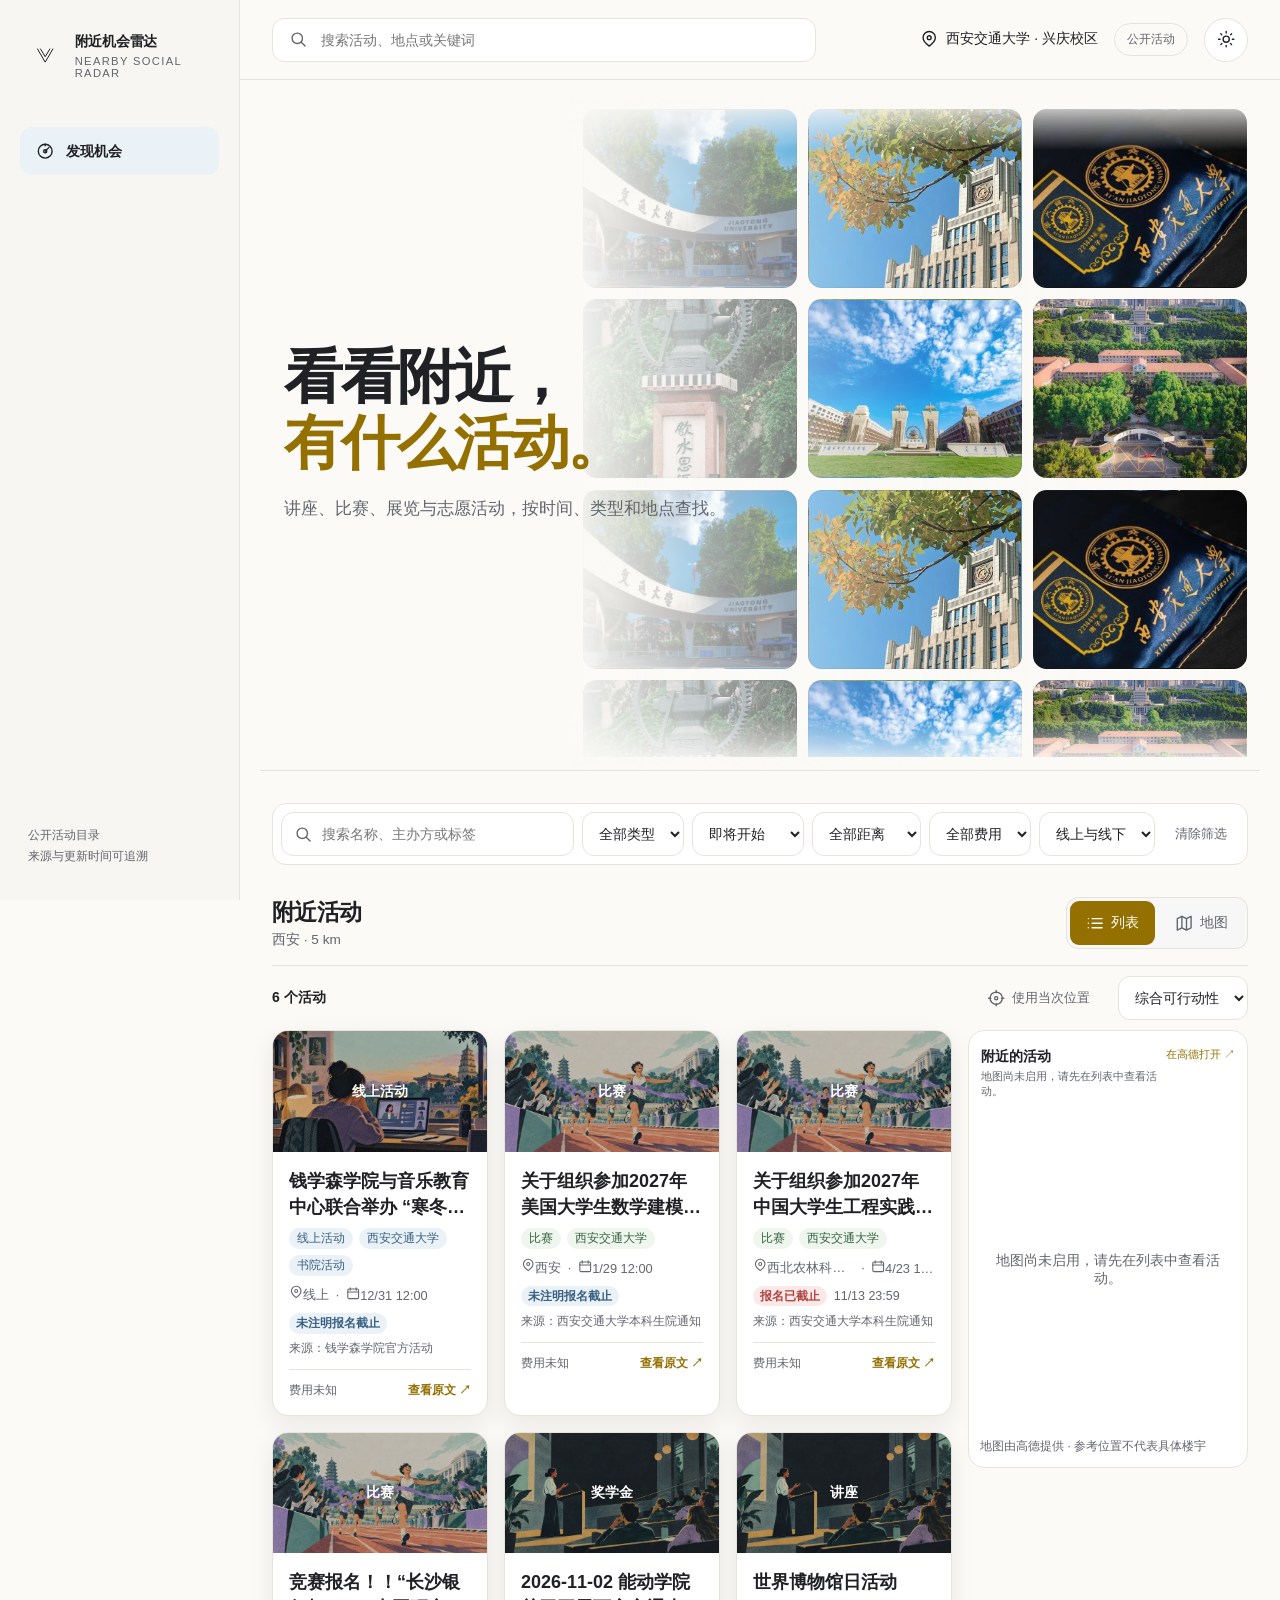
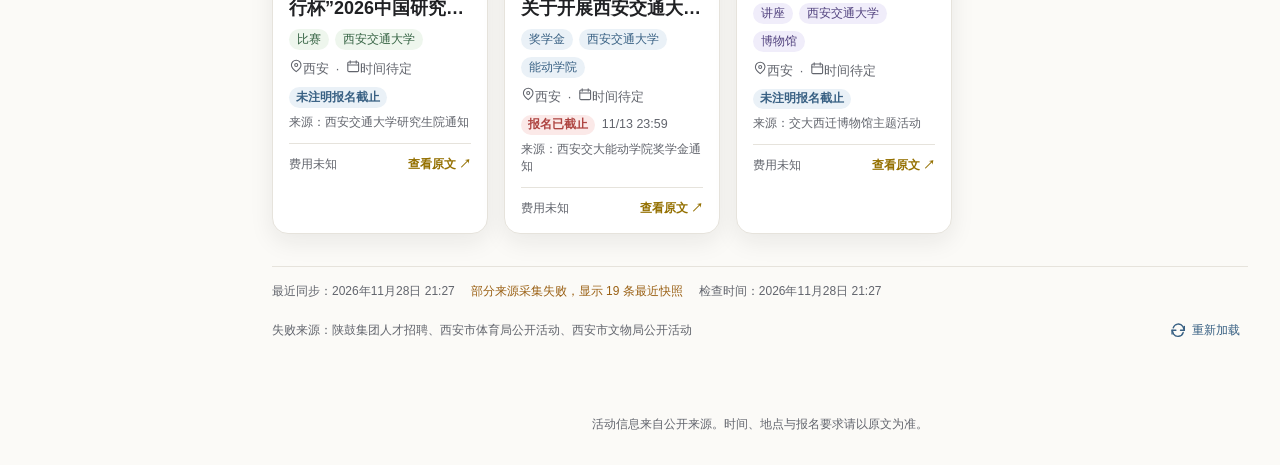
<file: index.html>
<!doctype html>
<html lang="zh-CN">
  <head>
    <meta charset="utf-8" />
    <meta name="viewport" content="width=device-width, initial-scale=1, viewport-fit=cover" />
    <meta name="theme-color" content="#fbfaf7" />
    <meta name="description" content="浏览西安交通大学和西安本地的讲座、比赛、展览与志愿活动。" />
    <script>try{if(localStorage.getItem("nearby-social-radar:theme")==="dark")document.documentElement.dataset.theme="dark"}catch{}</script>
    <link rel="manifest" href="manifest.webmanifest" />
    <link rel="stylesheet" href="styles.css?v=20261015-theme" />
    <title>附近机会雷达 · 公开活动</title>
  </head>
  <body>
    <a class="skip-link" href="#main-content">跳转到主要内容</a>
    <svg class="icon-defs" xmlns="http://www.w3.org/2000/svg" aria-hidden="true">
      <symbol id="icon-brand" viewBox="0 0 24 24"><path d="M2 4 12 21 22 4M6 4l6 10L18 4"/></symbol>
      <symbol id="icon-radar" viewBox="0 0 24 24"><circle cx="12" cy="12" r="9"/><circle cx="12" cy="12" r="2"/><path d="m12 12 5-5M12 3v2"/></symbol>
      <symbol id="icon-search" viewBox="0 0 24 24"><circle cx="10.8" cy="10.8" r="6.8"/><path d="m16 16 5 5"/></symbol>
      <symbol id="icon-list" viewBox="0 0 24 24"><path d="M8 6h13M8 12h13M8 18h13M3 6h.01M3 12h.01M3 18h.01"/></symbol>
      <symbol id="icon-map" viewBox="0 0 24 24"><path d="m3 6 6-3 6 3 6-3v15l-6 3-6-3-6 3V6ZM9 3v15M15 6v15"/></symbol>
      <symbol id="icon-pin" viewBox="0 0 24 24"><path d="M20 10c0 5-8 11-8 11S4 15 4 10a8 8 0 1 1 16 0Z"/><circle cx="12" cy="10" r="2.5"/></symbol>
      <symbol id="icon-calendar" viewBox="0 0 24 24"><rect x="3" y="5" width="18" height="16" rx="2"/><path d="M7 3v4M17 3v4M3 10h18"/></symbol>
      <symbol id="icon-filter" viewBox="0 0 24 24"><path d="M4 7h16M7 12h10M10 17h4"/></symbol>
      <symbol id="icon-refresh" viewBox="0 0 24 24"><path d="M20 7v5h-5M4 17v-5h5"/><path d="M5.5 9A7 7 0 0 1 18 7l2 5M4 12l2 5a7 7 0 0 0 12.5-2"/></symbol>
      <symbol id="icon-locate" viewBox="0 0 24 24"><circle cx="12" cy="12" r="8"/><circle cx="12" cy="12" r="2"/><path d="M12 2v3M12 19v3M2 12h3M19 12h3"/></symbol>
      <symbol id="icon-sun" viewBox="0 0 24 24"><circle cx="12" cy="12" r="4"/><path d="M12 2v2M12 20v2M4.93 4.93l1.42 1.42m11.3 11.3 1.42 1.42M2 12h2m16 0h2M4.93 19.07l1.42-1.42m11.3-11.3 1.42-1.42"/></symbol>
      <symbol id="icon-moon" viewBox="0 0 24 24"><path d="M20.9 13A9 9 0 0 1 11 3.1 9 9 0 1 0 20.9 13Z"/></symbol>
    </svg>
    <aside class="sidebar" aria-label="站点导航">
      <a class="brand" href="./"><span class="brand-mark"><svg aria-hidden="true"><use href="#icon-brand"/></svg></span><span>附近机会雷达<small>NEARBY SOCIAL RADAR</small></span></a>
      <nav><a class="nav-active" href="./" aria-current="page"><svg><use href="#icon-radar"/></svg>发现机会</a></nav>
      <p class="sidebar-foot">公开活动目录<br />来源与更新时间可追溯</p>
    </aside>
    <div class="app-shell">
      <header class="site-header">
        <a class="mobile-brand" href="./"><svg aria-hidden="true"><use href="#icon-brand"/></svg>附近机会雷达</a>
        <label class="header-search"><svg><use href="#icon-search"/></svg><span class="sr-only">搜索活动、地点或关键词</span><input id="global-search" type="search" placeholder="搜索活动、地点或关键词" autocomplete="off" /></label>
        <span class="header-location"><svg><use href="#icon-pin"/></svg>西安交通大学 · 兴庆校区</span>
        <span class="public-badge">公开活动</span>
        <button id="theme-toggle" class="theme-toggle" type="button" aria-label="切换到暗色主题" title="切换主题"><svg class="theme-sun"><use href="#icon-sun"/></svg><svg class="theme-moon"><use href="#icon-moon"/></svg></button>
      </header>
      <main id="main-content">
        <section class="hero" aria-label="发现附近的活动">
          <div class="hero-copy"><h1>看看附近，<span>有什么活动。</span></h1><p>讲座、比赛、展览与志愿活动，按时间、类型和地点查找。</p></div>
          <div class="story-marquee" aria-hidden="true">
            <div class="story-column"><div class="story-track"><div class="story-set"><span class="story-tile gate"></span><span class="story-tile sculpture"></span><span class="story-tile gate"></span><span class="story-tile sculpture"></span></div><div class="story-set"><span class="story-tile gate"></span><span class="story-tile sculpture"></span><span class="story-tile gate"></span><span class="story-tile sculpture"></span></div></div></div>
            <div class="story-column"><div class="story-track"><div class="story-set"><span class="story-tile autumn"></span><span class="story-tile innovation-harbor"></span><span class="story-tile autumn"></span><span class="story-tile innovation-harbor"></span></div><div class="story-set"><span class="story-tile autumn"></span><span class="story-tile innovation-harbor"></span><span class="story-tile autumn"></span><span class="story-tile innovation-harbor"></span></div></div></div>
            <div class="story-column"><div class="story-track"><div class="story-set"><span class="story-tile insignia"></span><span class="story-tile aerial"></span><span class="story-tile insignia"></span><span class="story-tile aerial"></span></div><div class="story-set"><span class="story-tile insignia"></span><span class="story-tile aerial"></span><span class="story-tile insignia"></span><span class="story-tile aerial"></span></div></div></div>
          </div>
        </section>
        <details id="filters" class="filters"><summary><span><svg><use href="#icon-filter"/></svg>筛选活动</span><small id="filter-count">全部活动</small></summary>
          <div class="filter-row">
            <label class="filter-search"><span class="sr-only">搜索机会</span><svg><use href="#icon-search"/></svg><input id="query" type="search" placeholder="搜索名称、主办方或标签" autocomplete="off" /></label>
            <label><span class="sr-only">类型</span><select id="type"><option value="all">全部类型</option></select></label>
            <label><span class="sr-only">时间</span><select id="timing"><option value="upcoming">即将开始</option><option value="week">未来 7 天</option><option value="month">未来 30 天</option><option value="all">全部时间</option></select></label>
            <label><span class="sr-only">距离</span><select id="nearby"><option value="all">全部距离</option><option value="1" disabled>校园 5 km</option></select></label>
            <label><span class="sr-only">费用</span><select id="fee"><option value="all">全部费用</option><option value="free">免费</option><option value="paid">付费</option><option value="unknown">费用未知</option></select></label>
            <label><span class="sr-only">参与方式</span><select id="mode"><option value="all">线上与线下</option><option value="online">仅线上</option><option value="offline">仅线下</option></select></label>
            <button id="clear-filters" type="button" class="clear-filters">清除筛选</button>
          </div>
        </details>
        <section class="section-heading"><div><h2>附近活动</h2><p id="section-place">西安 · 5 km</p></div><div class="view-tabs" role="group" aria-label="查看方式"><button id="list-tab" type="button" class="active" aria-pressed="true"><svg><use href="#icon-list"/></svg>列表</button><button id="map-tab" type="button" aria-pressed="false"><svg><use href="#icon-map"/></svg>地图</button></div></section>
        <div class="list-meta"><span id="count" role="status" aria-live="polite">读取活动中</span><button id="locate" type="button"><svg><use href="#icon-locate"/></svg>使用当次位置</button><label><span class="sr-only">排序方式</span><select id="sort"><option value="actionability">综合可行动性</option><option value="distance" disabled>距离最近</option></select></label></div>
        <p id="location-message" class="location-message" role="status" hidden></p>
        <div id="discovery-content" class="discovery-content">
          <section id="list" class="activity-grid" aria-label="机会列表"></section>
          <aside id="map-panel" class="map-panel"><div class="map-panel-heading"><div><h3>附近的活动</h3><p id="map-status">正在读取活动位置</p></div><a id="map-open" href="https://uri.amap.com/" target="_blank" rel="noreferrer">在高德打开 ↗</a></div><div id="public-map" class="public-map" role="region" aria-label="西安公开活动地图"></div><div id="map-fallback" class="map-fallback" hidden><p id="map-fallback-text">地图暂时没有可显示的活动。</p></div><p class="map-attribution">地图由高德提供 · 参考位置不代表具体楼宇</p></aside>
        </div>
        <section id="empty" class="empty" hidden><h2>没有找到符合条件的活动</h2><p>试试调整时间、类型或距离。</p></section>
        <section class="sync-line" aria-label="数据更新时间"><span>最近同步：<time id="sync-time">正在读取</time></span><span id="sync-status">活动数据</span><span id="sync-check"></span><span id="source-health"></span><button id="refresh-data" type="button"><svg><use href="#icon-refresh"/></svg>重新加载</button></section>
      </main>
      <footer>活动信息来自公开来源。时间、地点与报名要求请以原文为准。</footer>
    </div>
    <nav class="mobile-nav" aria-label="手机主导航"><a href="./" aria-current="page"><svg><use href="#icon-radar"/></svg>发现</a></nav>
    <script src="map-config.js" defer></script>
    <script src="app.js?v=20261016-offline" defer></script>
  </body>
</html>
</file>
<file: styles.css>
:root { color-scheme: light; --bg: #fbfaf7; --surface: #fff; --sidebar: #f7f6f2; --text: #202124; --muted: #62656d; --line: #e6e3dc; --gold: #947000; --gold-light: #f5e8b5; --blue: #386083; --blue-light: #eaf1f7; --green: #356343; --amber: #9a6014; --red: #ae4441; --toolbar: #f7f7f8; --map-placeholder: #eaf1f7; --hero-rgb: 251 250 247; }
html[data-theme="dark"] { color-scheme: dark; --bg: #0a090c; --surface: #17151a; --sidebar: #0d0c10; --text: #f5f2ef; --muted: #aaa5ad; --line: #2d2a31; --gold: #e8c547; --gold-light: #40371e; --blue: #8db9e8; --blue-light: #1b2a3a; --green: #8cc9a0; --amber: #f2bd63; --red: #ff8f8f; --toolbar: #211f24; --map-placeholder: #15202a; --hero-rgb: 10 9 12; }
* { box-sizing: border-box; }
html { scroll-behavior: smooth; }
body { margin: 0; background: var(--bg); color: var(--text); font-family: -apple-system, BlinkMacSystemFont, "Segoe UI", "Microsoft YaHei", sans-serif; }
button, input, select { font: inherit; }
button { cursor: pointer; }
svg { width: 1.15rem; height: 1.15rem; flex: 0 0 auto; fill: none; stroke: currentColor; stroke-width: 1.8; stroke-linecap: round; stroke-linejoin: round; }
a { color: inherit; text-decoration: none; }
:focus-visible { outline: 2px solid var(--gold); outline-offset: 3px; }
::selection { background: var(--gold); color: var(--bg); }
.icon-defs, .sr-only { position: absolute; width: 1px; height: 1px; overflow: hidden; clip: rect(0, 0, 0, 0); white-space: nowrap; }
.skip-link { position: fixed; z-index: 50; top: -5rem; left: 1rem; border-radius: 8px; background: var(--surface); padding: .75rem; }
.skip-link:focus { top: 1rem; }
.sidebar { position: fixed; z-index: 20; inset: 0 auto 0 0; display: flex; width: 15rem; flex-direction: column; border-right: 1px solid var(--line); background: var(--sidebar); padding: 2rem 1.25rem; }
.brand { display: flex; align-items: center; gap: .75rem; margin: 0 .5rem 3rem; font-size: .9rem; font-weight: 650; letter-spacing: -.02em; }
.brand small { display: block; margin-top: .25rem; color: var(--muted); font-size: .7rem; font-weight: 400; letter-spacing: .12em; }
.brand-mark { display: grid; width: 2.5rem; height: 2.5rem; place-items: center; color: var(--text); }
.brand-mark svg, .mobile-brand svg { stroke-width: 1.3; stroke-linecap: square; stroke-linejoin: miter; }
.mobile-brand.mobile-brand svg { color: var(--text); }
.sidebar nav a { display: flex; min-height: 3rem; align-items: center; gap: .75rem; border-radius: 12px; padding: 0 1rem; font-size: .9rem; }
.sidebar nav .nav-active { background: var(--blue-light); font-weight: 650; }
.sidebar-foot { margin: auto 0 0 .5rem; color: var(--muted); font-size: .75rem; line-height: 1.8; }
.app-shell { min-width: 0; margin-left: 15rem; }
.site-header { position: sticky; z-index: 30; top: 0; display: flex; min-height: 5rem; align-items: center; gap: 1rem; border-bottom: 1px solid var(--line); background: color-mix(in srgb, var(--bg) 94%, transparent); padding: .75rem clamp(1.25rem, 3vw, 2rem); }
.mobile-brand { display: none; }
.header-search { display: flex; width: min(100%, 34rem); min-height: 2.75rem; align-items: center; gap: .75rem; border: 1px solid var(--line); border-radius: 12px; background: var(--surface); padding: 0 1rem; color: var(--muted); }
.header-search:focus-within { border-color: var(--gold); }
.header-search input { width: 100%; min-width: 0; border: 0; background: transparent; color: var(--text); font-size: .9rem; outline: 0; }
.header-location { display: flex; align-items: center; gap: .5rem; margin-left: auto; white-space: nowrap; font-size: .875rem; }
.public-badge { border: 1px solid var(--line); border-radius: 999px; padding: .45rem .75rem; color: var(--muted); white-space: nowrap; font-size: .75rem; }
.theme-toggle { display: grid; width: 2.75rem; height: 2.75rem; flex: 0 0 auto; place-items: center; border: 1px solid var(--line); border-radius: 50%; background: var(--surface); color: var(--text); }
.theme-toggle:hover { border-color: var(--gold); color: var(--gold); }
.theme-toggle .theme-moon, html[data-theme="dark"] .theme-toggle .theme-sun { display: none; }
html[data-theme="dark"] .theme-toggle .theme-moon { display: block; }
main { width: min(100%, 1600px); margin: 0 auto; padding: 1.5rem clamp(1.25rem, 3vw, 2rem) 4rem; }
.hero { position: relative; display: flex; min-height: clamp(28rem, 75vh, 48rem); align-items: center; overflow: hidden; margin: -.5rem -.75rem 2rem; border-bottom: 1px solid var(--line); padding: 2.5rem 1.5rem; }
.hero-copy { position: relative; z-index: 3; max-width: 39rem; }
.hero h1 { max-width: 12ch; margin: 0; font-size: clamp(2.65rem, 4.6vw, 4.4rem); font-weight: 760; letter-spacing: -.04em; line-height: 1.12; }
.hero h1 span { display: block; color: var(--gold); }
.hero-copy p { margin: 1.2rem 0 0; color: var(--muted); font-size: 1.05rem; line-height: 1.65; }
.story-marquee { position: absolute; inset: 0 0 0 31%; display: grid; grid-template-columns: repeat(3, minmax(0, 1fr)); gap: .7rem; overflow: hidden; padding: .8rem; pointer-events: none; mask-image: linear-gradient(to bottom, transparent, #000 8%, #000 92%, transparent); }
.story-marquee::after { position: absolute; inset: 0; content: ""; background: linear-gradient(90deg, var(--bg) 0%, rgb(var(--hero-rgb) / .96) 1%, rgb(var(--hero-rgb) / .55) 25%, rgb(var(--hero-rgb) / .08) 57%, transparent 100%); }
.story-column { min-width: 0; overflow: hidden; }
.story-track { display: flex; flex-direction: column; animation: story-up 27s linear infinite; }
.story-column:nth-child(2) .story-track { animation-name: story-down; animation-duration: 33s; }
.story-column:nth-child(3) .story-track { animation-duration: 30s; }
.story-set { display: flex; flex: 0 0 auto; flex-direction: column; gap: .7rem; padding-bottom: .7rem; }
.story-tile { display: block; flex: 0 0 clamp(8rem, 14vw, 13rem); border: 1px solid rgb(32 33 36 / .12); border-radius: .85rem; background-position: center; background-size: cover; }
.story-tile.gate { background-image: url("campus-story/gate.webp"); }.story-tile.sculpture { background-image: url("campus-story/sculpture.webp"); background-position: center 60%; }
.story-tile.autumn { background-image: url("campus-story/autumn.webp"); }.story-tile.innovation-harbor { background-image: url("campus-story/innovation-harbor.webp"); }
.story-tile.insignia { background-image: url("campus-story/insignia.webp"); }.story-tile.aerial { background-image: url("campus-story/aerial.webp"); background-position: center 78%; }
@keyframes story-up { to { transform: translateY(-50%); } }
@keyframes story-down { from { transform: translateY(-50%); } to { transform: translateY(0); } }
.filters { position: relative; z-index: 10; margin-bottom: 1.25rem; }
.filters summary { display: none; }
.filter-row { display: flex; align-items: center; gap: .5rem; overflow-x: auto; border: 1px solid var(--line); border-radius: 14px; background: var(--surface); padding: .5rem; }
.filter-row label { flex: 0 0 auto; }
.filter-row .filter-search { display: flex; flex: 1 0 12rem; min-height: 2.75rem; align-items: center; gap: .5rem; border: 1px solid var(--line); border-radius: 12px; padding: 0 .75rem; color: var(--muted); }
.filter-search input { width: 100%; min-width: 0; border: 0; background: transparent; color: var(--text); outline: 0; font-size: .875rem; }
.filter-row select, .list-meta select { min-height: 2.75rem; border: 1px solid var(--line); border-radius: 12px; background: var(--surface); color: var(--text); padding: 0 .75rem; font-size: .875rem; }
.filter-row select:disabled, .list-meta select:disabled { opacity: .5; }
.clear-filters { min-height: 2.75rem; flex: 0 0 auto; border: 0; border-radius: 12px; background: transparent; color: var(--muted); padding: 0 .75rem; font-size: .8rem; }
.clear-filters:hover, .list-meta button:hover { background: var(--blue-light); color: var(--blue); }
.section-heading { display: flex; align-items: center; justify-content: space-between; gap: 1rem; border-bottom: 1px solid var(--line); padding: .75rem 0 1rem; }
.section-heading h2 { margin: 0; font-size: 1.45rem; font-weight: 650; letter-spacing: -.03em; }
.section-heading p { margin: .2rem 0 0; color: var(--muted); font-size: .85rem; }
.view-tabs { display: flex; gap: .25rem; border: 1px solid var(--line); border-radius: 12px; background: var(--toolbar); padding: .2rem; }
.view-tabs button { display: inline-flex; min-width: 5.3rem; min-height: 2.75rem; align-items: center; justify-content: center; gap: .4rem; border: 0; border-radius: 9px; background: transparent; color: var(--muted); font-size: .875rem; }
.view-tabs .active { background: var(--gold); color: #fff; }
html[data-theme="dark"] .view-tabs .active { color: #17151a; }
.list-meta { display: flex; min-height: 4rem; align-items: center; gap: 1rem; color: var(--muted); font-size: .875rem; }
.list-meta #count { color: var(--text); font-weight: 650; }
.list-meta button { display: inline-flex; min-height: 2.75rem; align-items: center; gap: .4rem; margin-left: auto; border: 0; border-radius: 999px; background: transparent; color: var(--muted); padding: 0 .75rem; font-size: .8rem; }
.location-message { margin: -.25rem 0 .75rem; color: var(--muted); font-size: .8rem; }
.discovery-content { display: grid; grid-template-columns: minmax(0, 1fr) 17.5rem; align-items: start; gap: 1rem; }
.activity-grid { display: grid; grid-template-columns: repeat(3, minmax(0, 1fr)); gap: 1rem; }
.activity-card { min-width: 0; overflow: hidden; border: 1px solid var(--line); border-radius: 16px; background: var(--surface); box-shadow: 0 8px 24px rgb(24 24 27 / .08); transition: transform .2s ease, box-shadow .2s ease; }
.activity-card:hover { transform: translateY(-3px); box-shadow: 0 14px 30px rgb(24 24 27 / .12); }
.activity-card:active { filter: brightness(.96); }
.activity-banner { position: relative; display: flex; aspect-ratio: 16 / 9; align-items: center; justify-content: center; overflow: hidden; color: #fff; }
.activity-cover { position: absolute; inset: 0; width: 100%; height: 100%; object-fit: cover; transition: transform .2s ease; }
.activity-card:hover .activity-cover { transform: scale(1.04); }
.cover-scrim { position: absolute; inset: 0; background: rgb(8 7 10 / .22); }
.banner-name { position: relative; z-index: 1; text-shadow: 0 1px 8px rgb(0 0 0 / .45); font-size: .85rem; font-weight: 700; }
.activity-content { padding: 1rem; }
.activity-title { display: -webkit-box; overflow: hidden; margin: 0; color: var(--text); font-size: 1.125rem; font-weight: 600; line-height: 1.45; -webkit-box-orient: vertical; -webkit-line-clamp: 2; }
.activity-title a:hover { color: var(--gold); }
.tags { display: flex; flex-wrap: wrap; gap: .4rem; margin-top: .5rem; }
.tag { display: inline-flex; min-height: 20px; max-width: 11rem; align-items: center; overflow: hidden; border-radius: 999px; background: var(--blue-light); color: var(--blue); padding: 2px 8px; text-overflow: ellipsis; white-space: nowrap; font-size: .75rem; }
.activity-card.lecture .tag { background: #f0edfa; color: #51427e; }.activity-card.competition .tag { background: #eef6ed; color: #356343; }.activity-card.exhibition .tag { background: #f6edfa; color: #753a8d; }.activity-card.volunteer .tag { background: #f8f2e6; color: #8b5f1d; }.activity-card.salon .tag { background: #eaf3f5; color: #285c64; }
html[data-theme="dark"] .activity-card.lecture .tag { background: #332744; color: #d9c8f3; } html[data-theme="dark"] .activity-card.competition .tag { background: #233124; color: #cfe8c5; } html[data-theme="dark"] .activity-card.exhibition .tag { background: #392545; color: #e4c5ef; } html[data-theme="dark"] .activity-card.volunteer .tag { background: #382c18; color: #f6d887; } html[data-theme="dark"] .activity-card.salon .tag { background: #203238; color: #c5e9ed; }
.meta { display: flex; align-items: center; gap: .4rem; overflow: hidden; margin-top: .55rem; color: var(--muted); white-space: nowrap; font-size: .8rem; }
.meta span { min-width: 0; overflow: hidden; text-overflow: ellipsis; }.meta svg { width: .9rem; height: .9rem; }
.deadline { display: flex; flex-wrap: wrap; align-items: baseline; gap: .4rem; margin: .55rem 0 0; color: var(--muted); font-size: .78rem; }
.deadline strong { border-radius: 999px; background: var(--blue-light); color: var(--blue); padding: .1rem .45rem; font-weight: 650; }
.deadline.today strong, .deadline.soon strong { background: #fcf0da; color: var(--amber); }.deadline.expired strong { background: #fbe9e8; color: var(--red); }
html[data-theme="dark"] .deadline.today strong, html[data-theme="dark"] .deadline.soon strong { background: #332713; color: var(--amber); } html[data-theme="dark"] .deadline.expired strong { background: #351c1e; color: var(--red); }
.freshness { margin: .4rem 0 0; color: var(--muted); font-size: .76rem; }
.card-footer { display: flex; align-items: center; justify-content: space-between; gap: .6rem; margin-top: .75rem; border-top: 1px solid var(--line); padding-top: .75rem; color: var(--muted); font-size: .78rem; }
.card-footer a { color: var(--gold); font-weight: 600; white-space: nowrap; }.card-footer a:hover { text-decoration: underline; }
.map-panel { position: sticky; top: 6rem; overflow: hidden; border: 1px solid var(--line); border-radius: 16px; background: var(--surface); padding: .55rem; }
.map-panel-heading { display: flex; align-items: flex-start; justify-content: space-between; gap: .4rem; padding: .4rem .2rem .65rem; }
.map-panel-heading h3 { margin: 0; font-size: .9rem; font-weight: 650; }.map-panel-heading p { margin: .2rem 0 0; color: var(--muted); font-size: .7rem; line-height: 1.4; }
.map-panel-heading a { color: var(--gold); white-space: nowrap; font-size: .7rem; }
.public-map { width: 100%; height: 20rem; border-radius: 10px; background: var(--map-placeholder); }
.map-fallback { display: grid; min-height: 20rem; place-items: center; padding: 1rem; color: var(--muted); text-align: center; font-size: .85rem; }.map-fallback[hidden] { display: none; }
.map-attribution { margin: .45rem .15rem .2rem; color: var(--muted); font-size: .75rem; }
.discovery-content.map-view { display: block; }.map-view .activity-grid { display: none; }.map-view .map-panel { position: static; }.map-view .public-map { height: min(62vh, 44rem); min-height: 24rem; }
.empty { border: 1px solid var(--line); border-radius: 16px; background: var(--surface); padding: 2.5rem; text-align: center; }.empty[hidden] { display: none; }.empty h2 { margin: 0; font-size: 1rem; }.empty p { margin: .5rem 0 0; color: var(--muted); font-size: .85rem; }
.sync-line { display: flex; flex-wrap: wrap; align-items: center; gap: .5rem 1rem; margin-top: 2rem; border-top: 1px solid var(--line); padding-top: 1rem; color: var(--muted); font-size: .75rem; }.sync-line [data-status="healthy"] { color: var(--green); }.sync-line [data-status="degraded"], .sync-line [data-status="stale"] { color: var(--amber); }.sync-line button { display: inline-flex; min-height: 2.75rem; align-items: center; gap: .3rem; margin-left: auto; border: 0; border-radius: 10px; background: transparent; color: var(--blue); padding: 0 .5rem; font-size: .75rem; }
footer { padding: 0 1.25rem 2rem; color: var(--muted); text-align: center; font-size: .75rem; }
.mobile-nav { display: none; }
@media (max-width: 1279px) { .discovery-content { display: block; }.discovery-content:not(.map-view) .map-panel { display: none; } }
@media (max-width: 1023px) { .sidebar { display: none; }.app-shell { margin-left: 0; }.mobile-brand { display: flex; align-items: center; gap: .5rem; white-space: nowrap; font-size: .875rem; font-weight: 650; }.mobile-brand svg { color: var(--gold); }.header-location { display: none; }.mobile-nav { position: fixed; z-index: 30; inset: auto 0 0; display: grid; min-height: 4rem; place-items: center; border-top: 1px solid var(--line); background: color-mix(in srgb, var(--bg) 96%, transparent); padding-bottom: env(safe-area-inset-bottom); }.mobile-nav a { display: flex; min-height: 4rem; flex-direction: column; align-items: center; justify-content: center; gap: .15rem; font-size: .75rem; }.mobile-nav svg { color: var(--gold); } main { padding-bottom: 7rem; }.activity-grid { grid-template-columns: repeat(2, minmax(0, 1fr)); } }
@media (max-width: 767px) { .site-header { flex-wrap: wrap; gap: .65rem; padding: .75rem 1.1rem; }.header-search { order: 3; width: 100%; }.public-badge { margin-left: auto; } main { padding: 1.2rem 1rem 7rem; }.hero { min-height: 20.5rem; margin: -.5rem -.35rem 1.5rem; padding: 1.8rem .35rem; }.hero h1 { max-width: 16ch; font-size: clamp(2.35rem, 10vw, 3.35rem); }.hero-copy p { max-width: 21rem; font-size: .95rem; }.story-marquee { left: 0; gap: .35rem; padding: .4rem; }.story-marquee::after { background: linear-gradient(90deg, var(--bg), rgb(var(--hero-rgb) / .97) 48%, rgb(var(--hero-rgb) / .62) 68%, transparent); }.story-set { gap: .35rem; padding-bottom: .35rem; }.story-tile { flex-basis: 6rem; border-radius: .65rem; }.filters summary { display: flex; min-height: 2.75rem; align-items: center; justify-content: space-between; gap: .75rem; border: 1px solid var(--line); border-radius: 12px; background: var(--surface); padding: 0 .875rem; list-style: none; font-size: .875rem; font-weight: 600; cursor: pointer; }.filters summary::-webkit-details-marker { display: none; }.filters summary span { display: flex; align-items: center; gap: .5rem; }.filters summary small { color: var(--muted); font-size: .75rem; font-weight: 400; }.filter-row { display: none; position: absolute; top: 3.25rem; right: 0; left: 0; grid-template-columns: repeat(2, minmax(0, 1fr)); gap: .6rem; overflow: visible; border-radius: 14px; box-shadow: 0 12px 32px rgb(0 0 0 / .15); padding: .75rem; }.filters[open] .filter-row { display: grid; }.filter-row .filter-search, .filter-row .clear-filters { grid-column: 1 / -1; }.filter-row label { min-width: 0; }.filter-row select { width: 100%; }.section-heading h2 { font-size: 1.25rem; }.section-heading p { font-size: .75rem; }.view-tabs button { min-width: 3.4rem; font-size: .75rem; }.list-meta { flex-wrap: wrap; gap: .5rem; padding: .5rem 0; }.list-meta button { margin-left: auto; }.list-meta label { width: 100%; }.list-meta select { width: 100%; }.activity-grid { grid-template-columns: 1fr; }.activity-title { font-size: 1rem; }.map-view .public-map { height: 56vh; min-height: 20rem; } }
@media (max-width: 767px) {
  .hero-copy p { max-width: 17rem; }
  .filter-row { max-height: min(70vh, 34rem); overflow-y: auto; }
}
@media (prefers-reduced-motion: reduce) { html { scroll-behavior: auto; }.story-track, .activity-card { animation: none; transition: none; }.activity-card:hover { transform: none; } }
</file>
